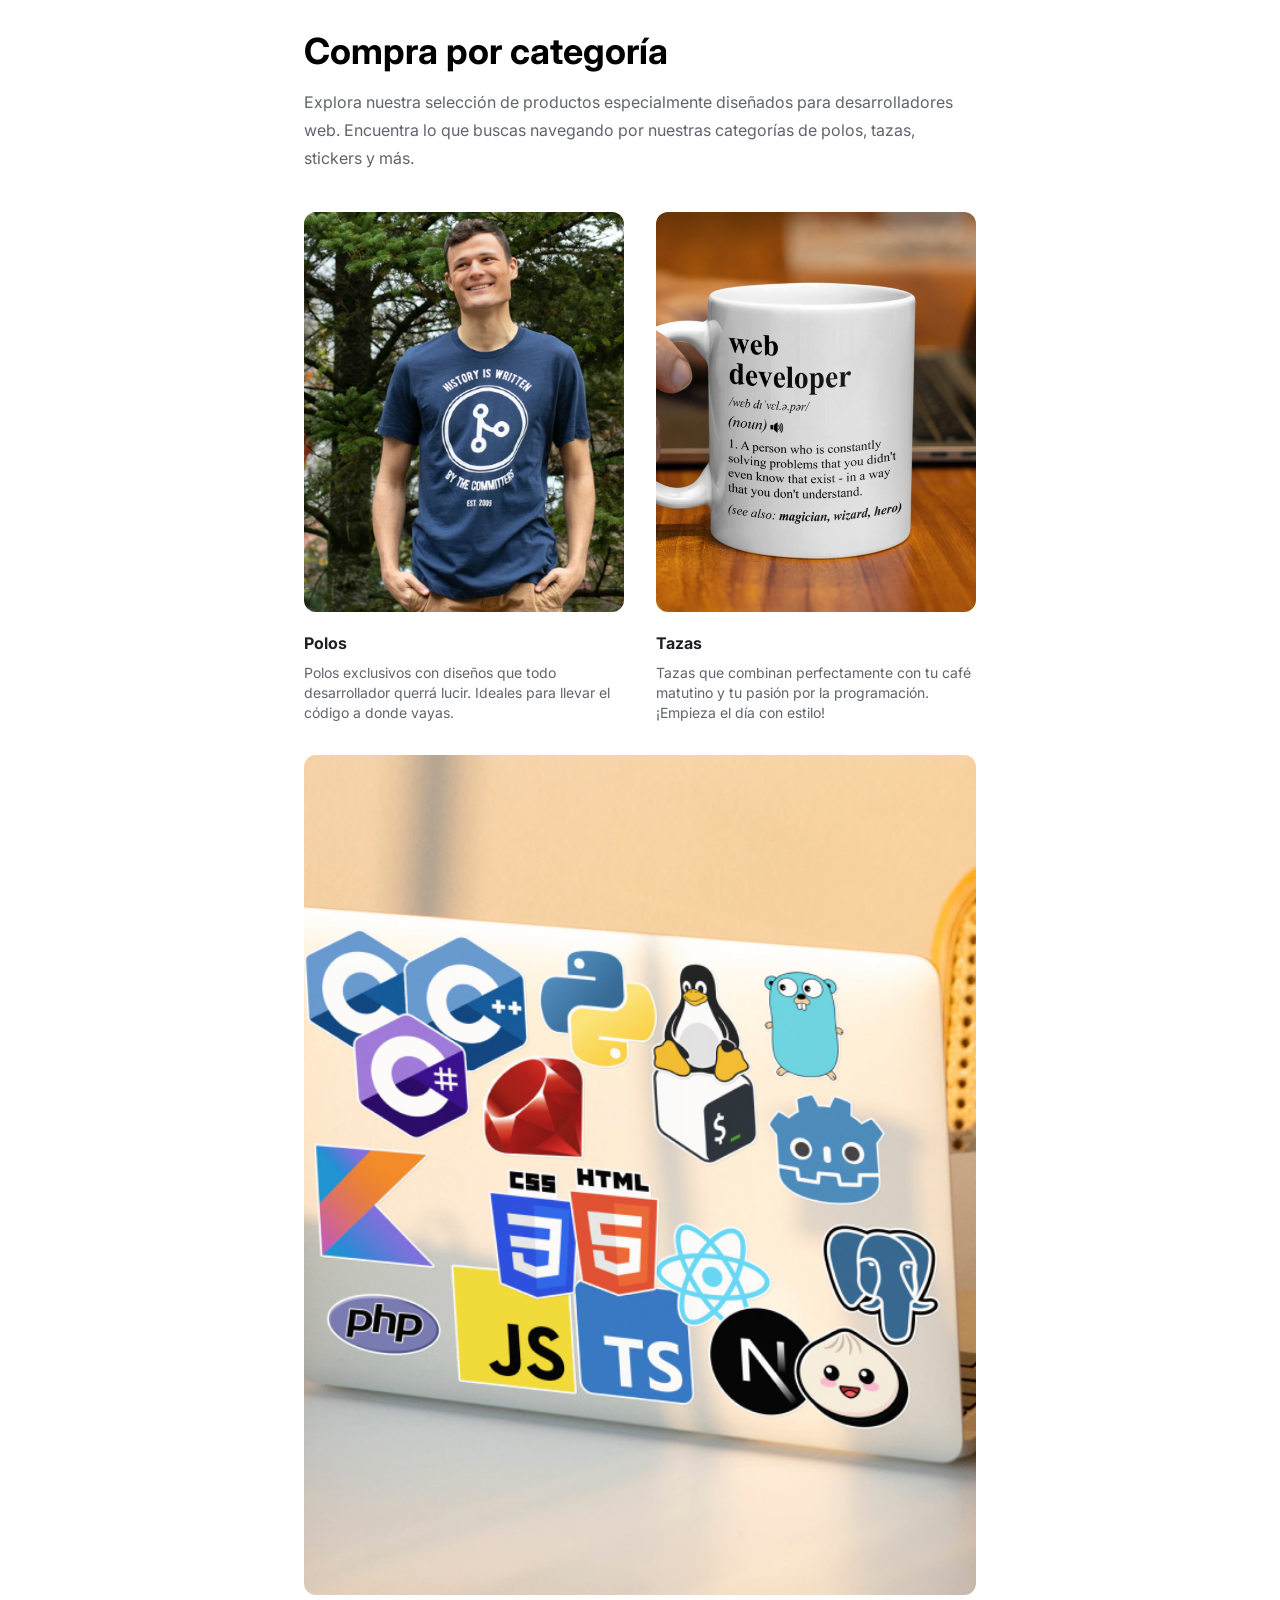
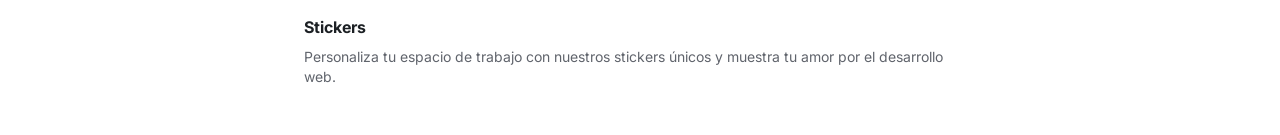
<file: index.html>
<!DOCTYPE html>
<html lang="en">
<head>
    <meta charset="UTF-8">
    <meta name="viewport" content="width=device-width, initial-scale=1.0">
    <title>Fullstock</title>
    <link rel="stylesheet" href="./assets/css/index.css">
</head>
<body>
    <main>
        <section class="section">
            <h2 class="section__title">Compra por categoría</h2>
            <p class= "description">
                Explora nuestra selección de productos especialmente diseñados para desarrolladores web. Encuentra lo que buscas navegando por nuestras categorías de polos, tazas, stickers y más.
            </p>
            <div class="categories-container">
                <article class="category">
                    <div class="category__image-container">
                        <img width="100%" class="category__image" src="./assets/images/Rectangle 1.jpg" alt="Hombre alto usando polo con el logo de git, que dice 'History is written by the commiters'">
                    </div>
                    <h3 class="category__title">Polos</h3>
                    <p class="category__description">Polos exclusivos con diseños que todo desarrollador querrá lucir. Ideales para llevar el código a donde vayas.</p>
                </article>
                <article class="category">
                    <div class="category__image-container">
                        <img width="100%" class="category__image" src="./assets/images/Rectangle 2.jpg" alt="Taza con la definición oficial de diccionario de web developer">
                    </div>
                    <h3 class="category__title">Tazas</h3>
                    <p class="category__description">Tazas que combinan perfectamente con tu café matutino y tu pasión por la programación. ¡Empieza el día con estilo!</p>
                </article>
                <article class="category">
                    <div class="category__image-container">
                        <img width="100%" class="category__image" src="./assets/images/Rectangle 3.jpg" alt="Laptop llena de stickers de lenguajes de programación, frameworks y tecnologías variadas.">
                    </div>
                    <h3 class="category__title">Stickers</h3>
                    <p class="category__description">Personaliza tu espacio de trabajo con nuestros stickers únicos y muestra tu amor por el desarrollo web.</p>
                </article>
            </div>
        </section>
    </main>
</body>
</html>
</file>
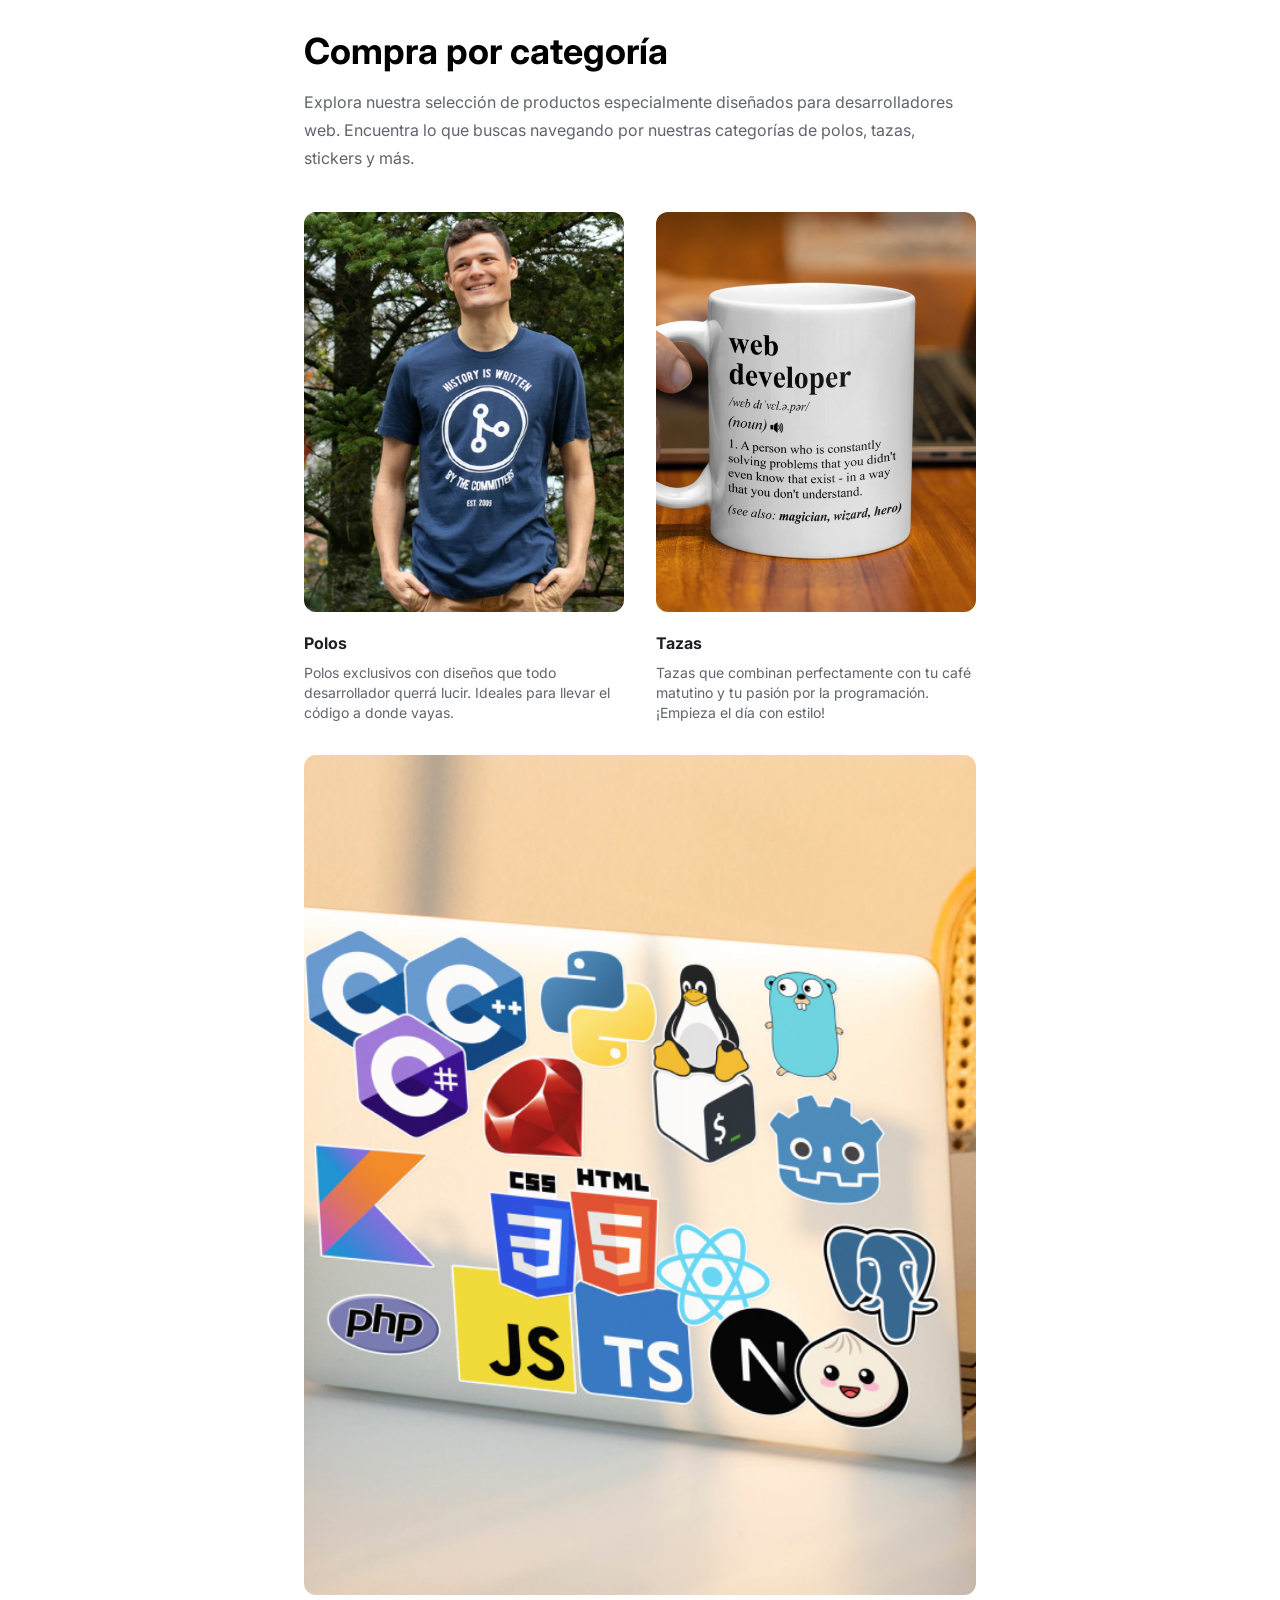
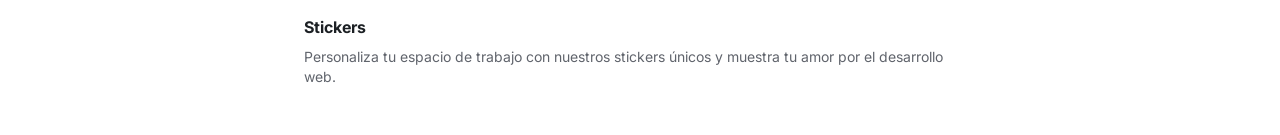
<file: categories-section.html>
<!DOCTYPE html>
<html lang="en">
<head>
    <meta charset="UTF-8">
    <meta name="viewport" content="width=device-width, initial-scale=1.0">
    <title>Fullstock</title>
    <link rel="stylesheet" href="./assets/css/index.css">
</head>
<body>
    <main>
        <section class="section">
            <h2 class="section__title">Compra por categoría</h2>
            <p class= "description">
                Explora nuestra selección de productos especialmente diseñados para desarrolladores web. Encuentra lo que buscas navegando por nuestras categorías de polos, tazas, stickers y más.
            </p>
            <div class="categories-container">
                <article class="category">
                    <div class="category__image-container">
                        <img width="100%" class="category__image" src="./assets/images/Rectangle 1.jpg" alt="Hombre alto usando polo con el logo de git, que dice 'History is written by the commiters'">
                    </div>
                    <h3 class="category__title">Polos</h3>
                    <p class="category__description">Polos exclusivos con diseños que todo desarrollador querrá lucir. Ideales para llevar el código a donde vayas.</p>
                </article>
                <article class="category">
                    <div class="category__image-container">
                        <img width="100%" class="category__image" src="./assets/images/Rectangle 2.jpg" alt="Taza con la definición oficial de diccionario de web developer">
                    </div>
                    <h3 class="category__title">Tazas</h3>
                    <p class="category__description">Tazas que combinan perfectamente con tu café matutino y tu pasión por la programación. ¡Empieza el día con estilo!</p>
                </article>
                <article class="category">
                    <div class="category__image-container">
                        <img width="100%" class="category__image" src="./assets/images/Rectangle 3.jpg" alt="Laptop llena de stickers de lenguajes de programación, frameworks y tecnologías variadas.">
                    </div>
                    <h3 class="category__title">Stickers</h3>
                    <p class="category__description">Personaliza tu espacio de trabajo con nuestros stickers únicos y muestra tu amor por el desarrollo web.</p>
                </article>
            </div>
        </section>
    </main>
</body>
</html>
</file>
<file: assets/css/index.css>
@import "./normalize.css";
@import "./base.css";
@import "./categories.css";
</file>
